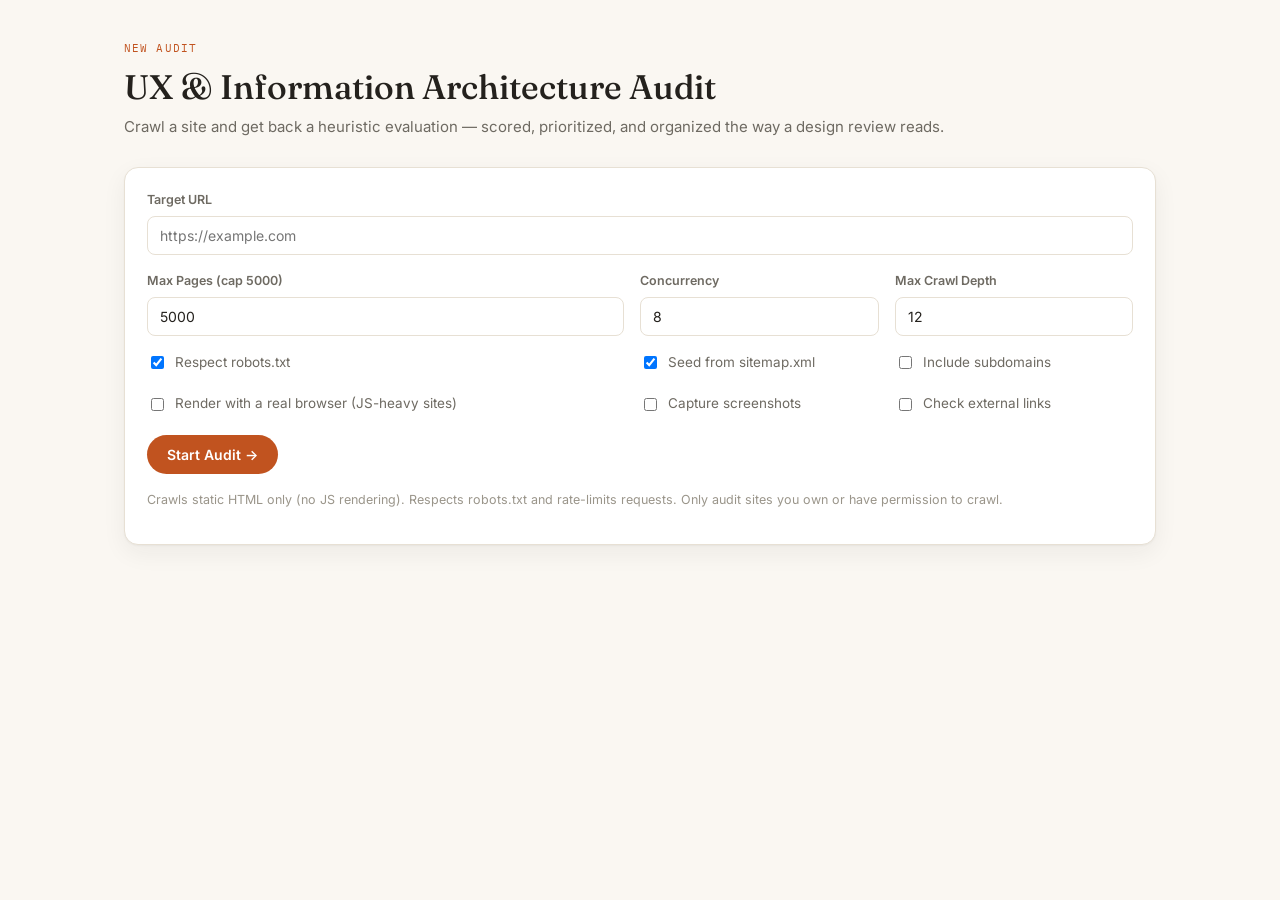
<file: templates/index.html>
<!doctype html>
<html lang="en">
<head>
<meta charset="utf-8">
<title>UX &amp; IA Audit Tool</title>
<meta name="viewport" content="width=device-width, initial-scale=1">
<link rel="preconnect" href="https://fonts.googleapis.com">
<link href="https://fonts.googleapis.com/css2?family=Fraunces:opsz,wght@9..144,400;9..144,500;9..144,600&family=Inter:wght@400;500;600;700&family=IBM+Plex+Mono:wght@400;500&display=swap" rel="stylesheet">
<link rel="stylesheet" href="/static/style.css">
</head>
<body>

<div class="masthead">
  <div class="kicker">New Audit</div>
  <h1>UX &amp; Information Architecture Audit</h1>
  <div class="sub">Crawl a site and get back a heuristic evaluation — scored, prioritized, and organized the way a design review reads.</div>
</div>

<div class="wrap">

  <div class="section">
    <div class="card">
      <form id="audit-form">
        <div class="field">
          <label class="field-label">Target URL</label>
          <input type="url" id="start_url" placeholder="https://example.com" required>
        </div>
        <div class="field-row">
          <div class="field">
            <label class="field-label">Max Pages (cap 5000)</label>
            <input type="number" id="max_pages" value="5000" min="1" max="5000">
          </div>
          <div class="field">
            <label class="field-label">Concurrency</label>
            <input type="number" id="concurrency" value="8" min="1" max="30">
          </div>
          <div class="field">
            <label class="field-label">Max Crawl Depth</label>
            <input type="number" id="max_depth" value="12" min="1" max="50">
          </div>
        </div>
        <div class="field-row" style="margin-bottom:20px;">
          <label class="checkline"><input type="checkbox" id="respect_robots" checked> Respect robots.txt</label>
          <label class="checkline"><input type="checkbox" id="use_sitemap" checked> Seed from sitemap.xml</label>
          <label class="checkline"><input type="checkbox" id="include_subdomains"> Include subdomains</label>
        </div>
        <div class="field-row" style="margin-bottom:20px;">
          <label class="checkline"><input type="checkbox" id="render_js"> Render with a real browser (JS-heavy sites)</label>
          <label class="checkline"><input type="checkbox" id="capture_screenshots"> Capture screenshots</label>
          <label class="checkline"><input type="checkbox" id="check_external_links"> Check external links</label>
        </div>
        <button class="btn" type="submit" id="start-btn">Start Audit →</button>
      </form>
      <p class="small-dim" style="margin-top:16px;">
        Crawls static HTML only (no JS rendering). Respects robots.txt and rate-limits requests.
        Only audit sites you own or have permission to crawl.
      </p>
    </div>
  </div>

  <div class="section" id="progress-section" style="display:none;">
    <div class="section-head"><h2>Crawl in progress</h2></div>
    <div class="card">
      <span class="badge-status" id="status-badge">QUEUED</span>
      <div class="progress-outer" style="margin-top:16px;">
        <div class="progress-inner" id="progress-bar" style="width:0%;"></div>
      </div>
      <div class="stat-row">
        <div class="stat"><div class="v" id="stat-crawled">0</div><div class="l">Pages Crawled</div></div>
        <div class="stat"><div class="v" id="stat-queued">0</div><div class="l">Queued</div></div>
        <div class="stat"><div class="v" id="stat-errors">0</div><div class="l">Errors</div></div>
        <div class="stat"><div class="v" id="stat-eta">—</div><div class="l">ETA</div></div>
      </div>
      <label class="field-label">Current URL</label>
      <div class="small-dim" id="current-url" style="font-family: var(--font-mono); margin-bottom: 14px;">—</div>
      <div class="log-box" id="log-box"></div>
      <div style="margin-top:18px;">
        <a class="btn" id="view-report-btn" style="display:none;" href="#">View Report →</a>
      </div>
    </div>
  </div>

</div>

<script>
const form = document.getElementById('audit-form');
const progressSection = document.getElementById('progress-section');
let pollTimer = null;

form.addEventListener('submit', async (e) => {
  e.preventDefault();
  document.getElementById('start-btn').disabled = true;
  const payload = {
    start_url: document.getElementById('start_url').value,
    max_pages: parseInt(document.getElementById('max_pages').value, 10),
    concurrency: parseInt(document.getElementById('concurrency').value, 10),
    max_depth: parseInt(document.getElementById('max_depth').value, 10),
    respect_robots: document.getElementById('respect_robots').checked,
    use_sitemap: document.getElementById('use_sitemap').checked,
    include_subdomains: document.getElementById('include_subdomains').checked,
    render_js: document.getElementById('render_js').checked,
    capture_screenshots: document.getElementById('capture_screenshots').checked,
    check_external_links: document.getElementById('check_external_links').checked,
  };
  const resp = await fetch('/api/audits', {
    method: 'POST',
    headers: {'Content-Type': 'application/json'},
    body: JSON.stringify(payload)
  });
  if (!resp.ok) {
    alert('Failed to start audit: ' + (await resp.text()));
    document.getElementById('start-btn').disabled = false;
    return;
  }
  const {audit_id} = await resp.json();
  progressSection.style.display = 'block';
  progressSection.scrollIntoView({behavior:'smooth'});
  pollStatus(audit_id);
});

function pollStatus(auditId) {
  pollTimer = setInterval(async () => {
    const resp = await fetch(`/api/audits/${auditId}/status`);
    if (!resp.ok) return;
    const s = await resp.json();
    document.getElementById('status-badge').textContent = s.status.toUpperCase();
    const pct = s.max_pages ? Math.min(100, Math.round(100 * s.pages_crawled / s.max_pages)) : 0;
    document.getElementById('progress-bar').style.width = pct + '%';
    document.getElementById('stat-crawled').textContent = s.pages_crawled;
    document.getElementById('stat-queued').textContent = s.pages_queued;
    document.getElementById('stat-errors').textContent = s.pages_errored;
    document.getElementById('stat-eta').textContent = s.eta_seconds != null ? Math.round(s.eta_seconds) + 's' : '—';
    document.getElementById('current-url').textContent = s.current_url || '—';
    document.getElementById('log-box').textContent = (s.log || []).slice(-40).join('\n');
    document.getElementById('log-box').scrollTop = document.getElementById('log-box').scrollHeight;

    if (s.status === 'done') {
      clearInterval(pollTimer);
      const btn = document.getElementById('view-report-btn');
      btn.href = `/api/audits/${auditId}/report`;
      btn.style.display = 'inline-block';
      window.location = `/api/audits/${auditId}/report`;
    } else if (s.status === 'error') {
      clearInterval(pollTimer);
      document.getElementById('status-badge').textContent = 'ERROR';
    }
  }, 1200);
}
</script>

</body>
</html>
</file>
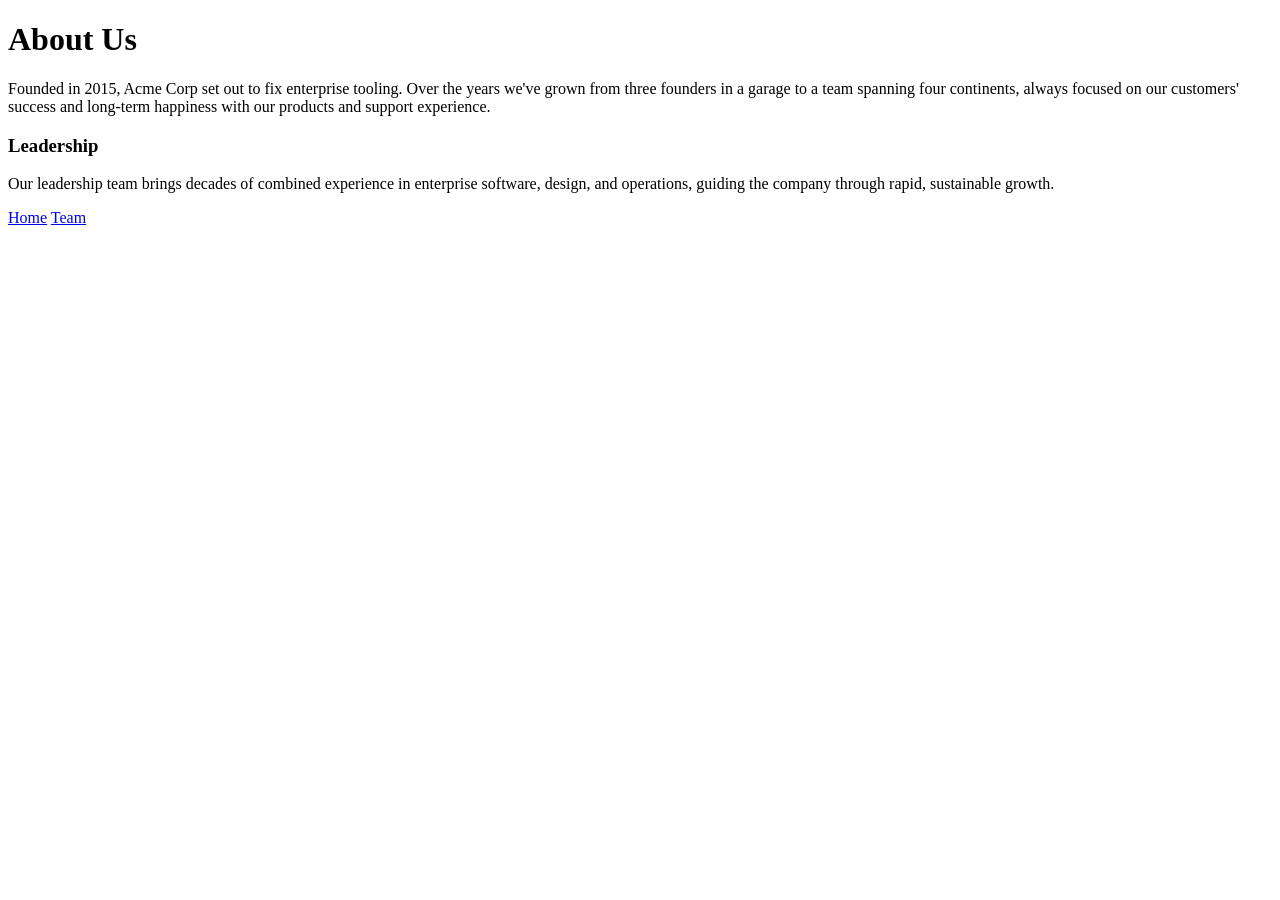
<file: sample_site/about/index.html>
<!doctype html><html lang="en"><head><title>About Acme Corp — Our Story</title>
<meta name="description" content="Learn about Acme Corp's mission, history, and the team building enterprise widgets."></head><body>
<h1>About Us</h1>
<p>Founded in 2015, Acme Corp set out to fix enterprise tooling. Over the years we've grown from three founders in a garage to a team spanning four continents, always focused on our customers' success and long-term happiness with our products and support experience.</p>
<h3>Leadership</h3>
<p>Our leadership team brings decades of combined experience in enterprise software, design, and operations, guiding the company through rapid, sustainable growth.</p>
<a href="/">Home</a> <a href="/about/team.html">Team</a>
</body></html>
</file>
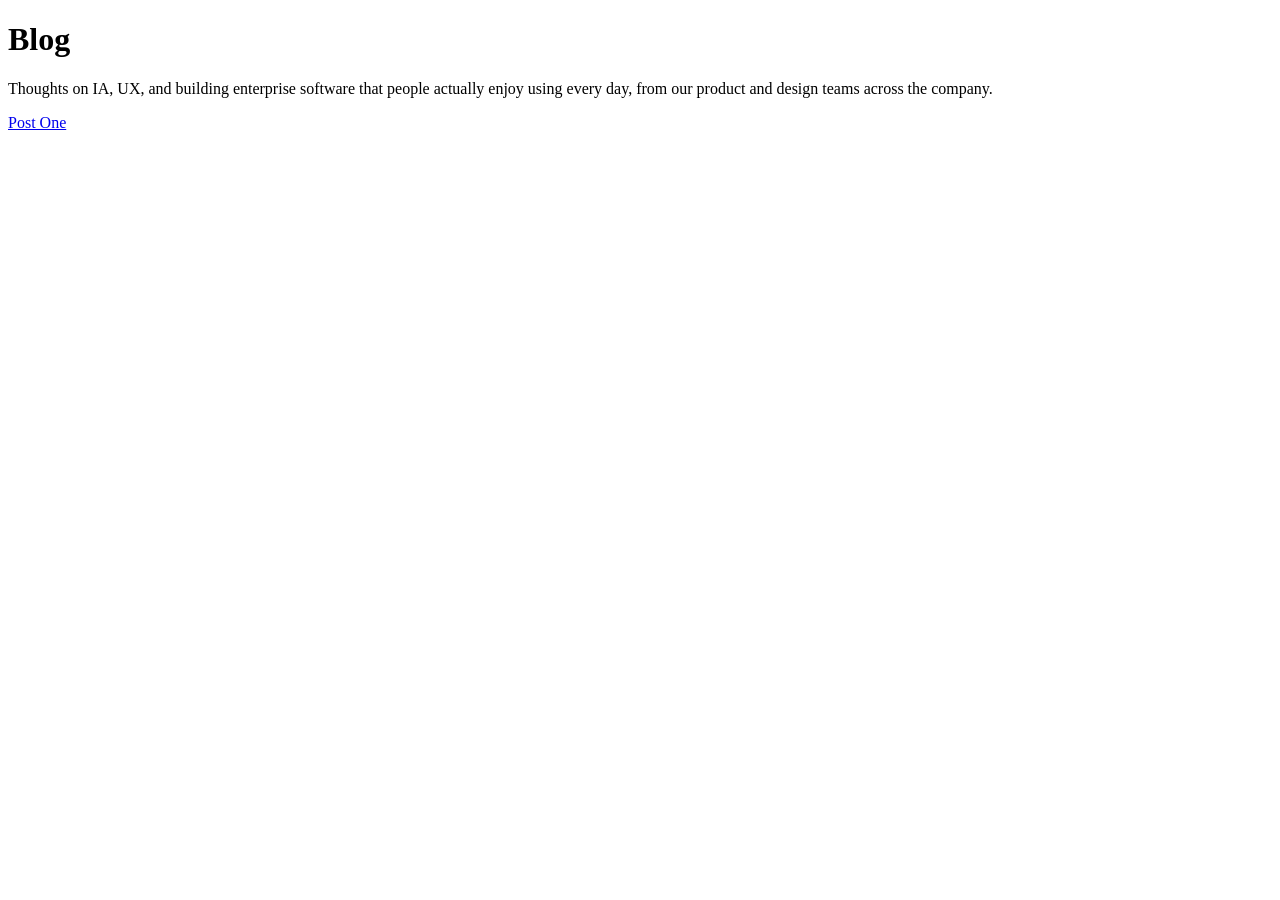
<file: sample_site/blog/index.html>
<!doctype html><html lang="en"><head><title>Blog</title></head><body>
<h1>Blog</h1>
<p>Thoughts on IA, UX, and building enterprise software that people actually enjoy using every day, from our product and design teams across the company.</p>
<a href="/blog/post-1.html">Post One</a>
</body></html>
</file>
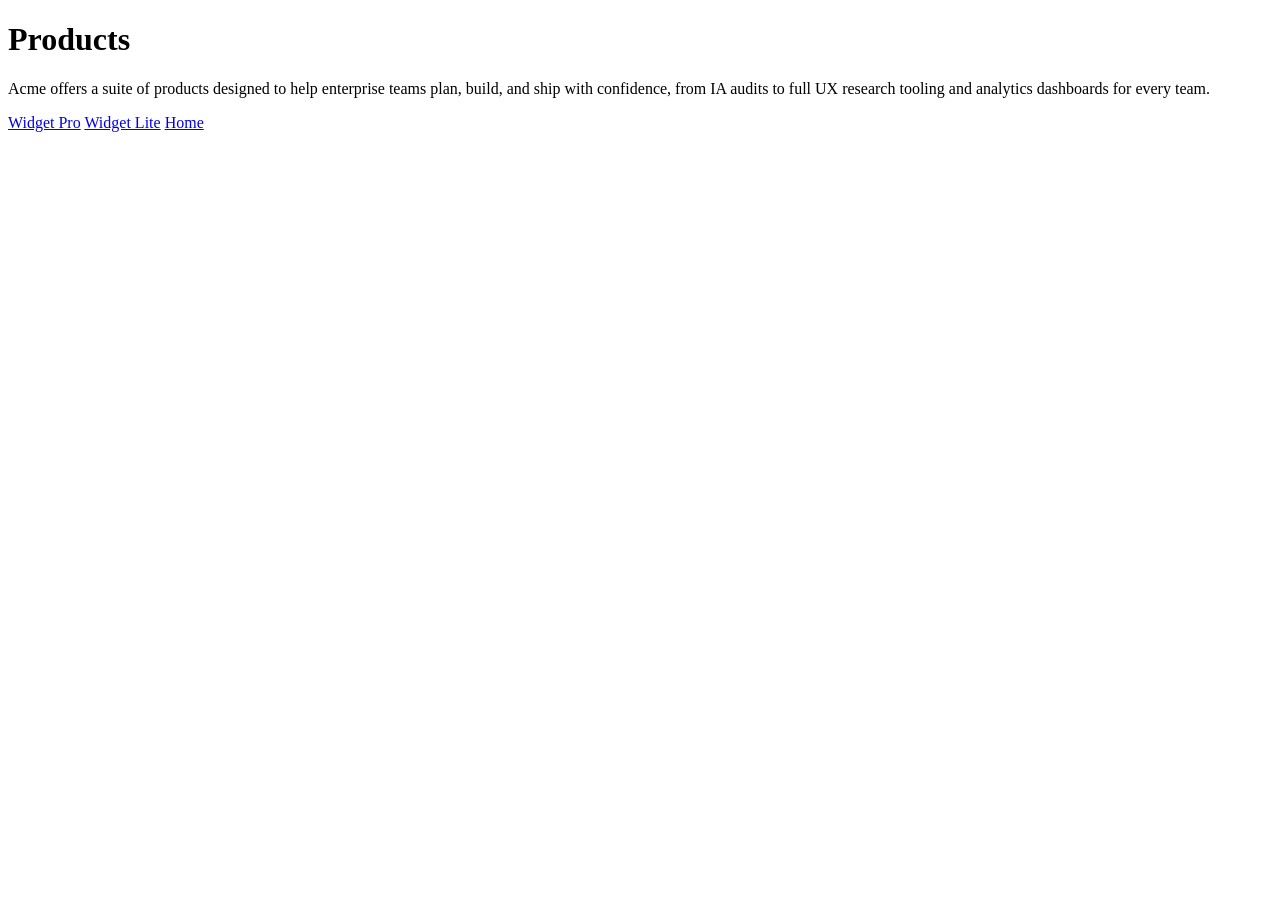
<file: sample_site/products/index.html>
<!doctype html><html lang="en"><head><title>Products — Acme Corp</title>
<meta name="description" content="Explore Acme Corp's product lineup built for modern enterprise teams."></head><body>
<h1>Products</h1>
<p>Acme offers a suite of products designed to help enterprise teams plan, build, and ship with confidence, from IA audits to full UX research tooling and analytics dashboards for every team.</p>
<a href="/products/widget-pro.html">Widget Pro</a>
<a href="/products/widget-lite.html">Widget Lite</a>
<a href="/">Home</a>
</body></html>
</file>
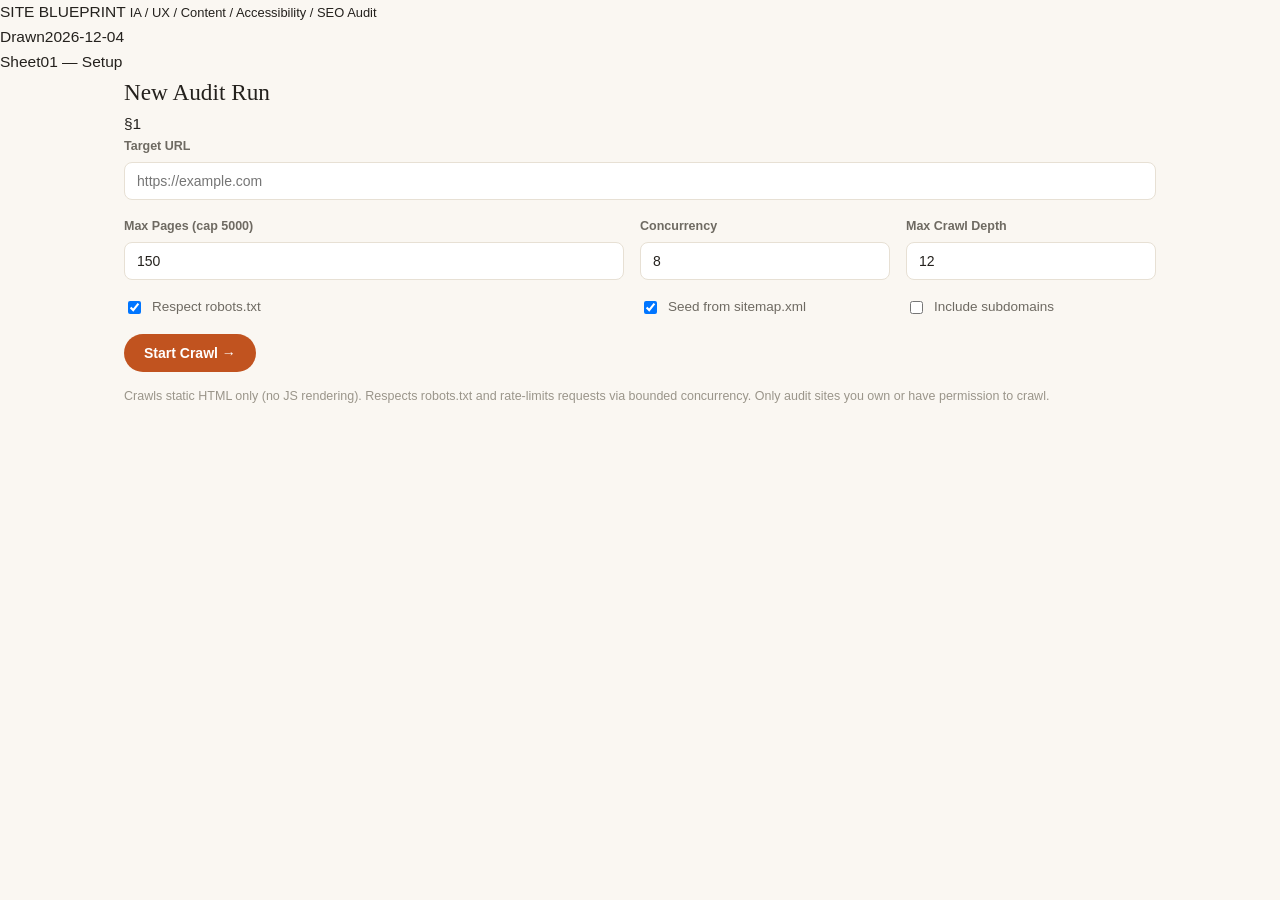
<file: webaudit_app/templates/index.html>
<!doctype html>
<html lang="en">
<head>
<meta charset="utf-8">
<title>Site Blueprint — Enterprise IA &amp; UX Audit</title>
<meta name="viewport" content="width=device-width, initial-scale=1">
<link rel="preconnect" href="https://fonts.googleapis.com">
<link href="https://fonts.googleapis.com/css2?family=Space+Grotesk:wght@500;600&family=IBM+Plex+Mono:wght@400;500&family=IBM+Plex+Sans:wght@400;500;600&display=swap" rel="stylesheet">
<link rel="stylesheet" href="/static/style.css">
</head>
<body>

<div class="titleblock">
  <div class="tb-project">
    SITE BLUEPRINT
    <small>IA / UX / Content / Accessibility / SEO Audit</small>
  </div>
  <div class="spacer"></div>
  <div class="tb-field"><label>Drawn</label><span class="val" id="tb-date"></span></div>
  <div class="tb-field"><label>Sheet</label><span class="val">01 — Setup</span></div>
</div>

<div class="wrap">

  <div class="sheet">
    <div class="sheet-head"><h2>New Audit Run</h2><span class="sheet-num">§1</span></div>
    <div class="sheet-body">
      <form id="audit-form">
        <div class="field">
          <label class="field-label">Target URL</label>
          <input type="url" id="start_url" placeholder="https://example.com" required>
        </div>
        <div class="field-row">
          <div class="field">
            <label class="field-label">Max Pages (cap 5000)</label>
            <input type="number" id="max_pages" value="150" min="1" max="5000">
          </div>
          <div class="field">
            <label class="field-label">Concurrency</label>
            <input type="number" id="concurrency" value="8" min="1" max="30">
          </div>
          <div class="field">
            <label class="field-label">Max Crawl Depth</label>
            <input type="number" id="max_depth" value="12" min="1" max="50">
          </div>
        </div>
        <div class="field-row" style="margin-bottom:16px;">
          <label class="checkline"><input type="checkbox" id="respect_robots" checked> Respect robots.txt</label>
          <label class="checkline"><input type="checkbox" id="use_sitemap" checked> Seed from sitemap.xml</label>
          <label class="checkline"><input type="checkbox" id="include_subdomains"> Include subdomains</label>
        </div>
        <button class="btn" type="submit" id="start-btn">Start Crawl →</button>
      </form>
      <p class="small-dim" style="margin-top:14px;">
        Crawls static HTML only (no JS rendering). Respects robots.txt and rate-limits requests via bounded concurrency.
        Only audit sites you own or have permission to crawl.
      </p>
    </div>
  </div>

  <div class="sheet" id="progress-sheet" style="display:none;">
    <div class="sheet-head"><h2>Crawl Progress</h2><span class="sheet-num" id="status-badge-num">§2</span></div>
    <div class="sheet-body">
      <span class="badge-status" id="status-badge">QUEUED</span>
      <div class="progress-outer" style="margin-top:14px;">
        <div class="progress-inner" id="progress-bar" style="width:0%;"></div>
      </div>
      <div class="stat-row">
        <div class="stat"><div class="v" id="stat-crawled">0</div><div class="l">Pages Crawled</div></div>
        <div class="stat"><div class="v" id="stat-queued">0</div><div class="l">Queued</div></div>
        <div class="stat"><div class="v" id="stat-errors">0</div><div class="l">Errors</div></div>
        <div class="stat"><div class="v" id="stat-eta">—</div><div class="l">ETA</div></div>
      </div>
      <div class="field-label" style="margin-bottom:6px;">Current URL</div>
      <div class="small-dim" id="current-url" style="font-family: var(--font-mono); margin-bottom: 14px;">—</div>
      <div class="log-box" id="log-box"></div>
      <div style="margin-top:16px;">
        <a class="btn" id="view-report-btn" style="display:none;" href="#">View Report →</a>
      </div>
    </div>
  </div>

</div>

<script>
document.getElementById('tb-date').textContent = new Date().toISOString().slice(0,10);

const form = document.getElementById('audit-form');
const progressSheet = document.getElementById('progress-sheet');
let pollTimer = null;

form.addEventListener('submit', async (e) => {
  e.preventDefault();
  document.getElementById('start-btn').disabled = true;
  const payload = {
    start_url: document.getElementById('start_url').value,
    max_pages: parseInt(document.getElementById('max_pages').value, 10),
    concurrency: parseInt(document.getElementById('concurrency').value, 10),
    max_depth: parseInt(document.getElementById('max_depth').value, 10),
    respect_robots: document.getElementById('respect_robots').checked,
    use_sitemap: document.getElementById('use_sitemap').checked,
    include_subdomains: document.getElementById('include_subdomains').checked,
  };
  const resp = await fetch('/api/audits', {
    method: 'POST',
    headers: {'Content-Type': 'application/json'},
    body: JSON.stringify(payload)
  });
  if (!resp.ok) {
    alert('Failed to start audit: ' + (await resp.text()));
    document.getElementById('start-btn').disabled = false;
    return;
  }
  const {audit_id} = await resp.json();
  progressSheet.style.display = 'block';
  progressSheet.scrollIntoView({behavior:'smooth'});
  pollStatus(audit_id);
});

function pollStatus(auditId) {
  pollTimer = setInterval(async () => {
    const resp = await fetch(`/api/audits/${auditId}/status`);
    if (!resp.ok) return;
    const s = await resp.json();
    document.getElementById('status-badge').textContent = s.status.toUpperCase();
    const pct = s.max_pages ? Math.min(100, Math.round(100 * s.pages_crawled / s.max_pages)) : 0;
    document.getElementById('progress-bar').style.width = pct + '%';
    document.getElementById('stat-crawled').textContent = s.pages_crawled;
    document.getElementById('stat-queued').textContent = s.pages_queued;
    document.getElementById('stat-errors').textContent = s.pages_errored;
    document.getElementById('stat-eta').textContent = s.eta_seconds != null ? Math.round(s.eta_seconds) + 's' : '—';
    document.getElementById('current-url').textContent = s.current_url || '—';
    document.getElementById('log-box').textContent = (s.log || []).slice(-40).join('\n');
    document.getElementById('log-box').scrollTop = document.getElementById('log-box').scrollHeight;

    if (s.status === 'done') {
      clearInterval(pollTimer);
      const btn = document.getElementById('view-report-btn');
      btn.href = `/api/audits/${auditId}/report`;
      btn.style.display = 'inline-block';
      btn.textContent = 'View Report →';
      window.location = `/api/audits/${auditId}/report`;
    } else if (s.status === 'error') {
      clearInterval(pollTimer);
      document.getElementById('status-badge').textContent = 'ERROR';
    }
  }, 1200);
}
</script>

</body>
</html>
</file>
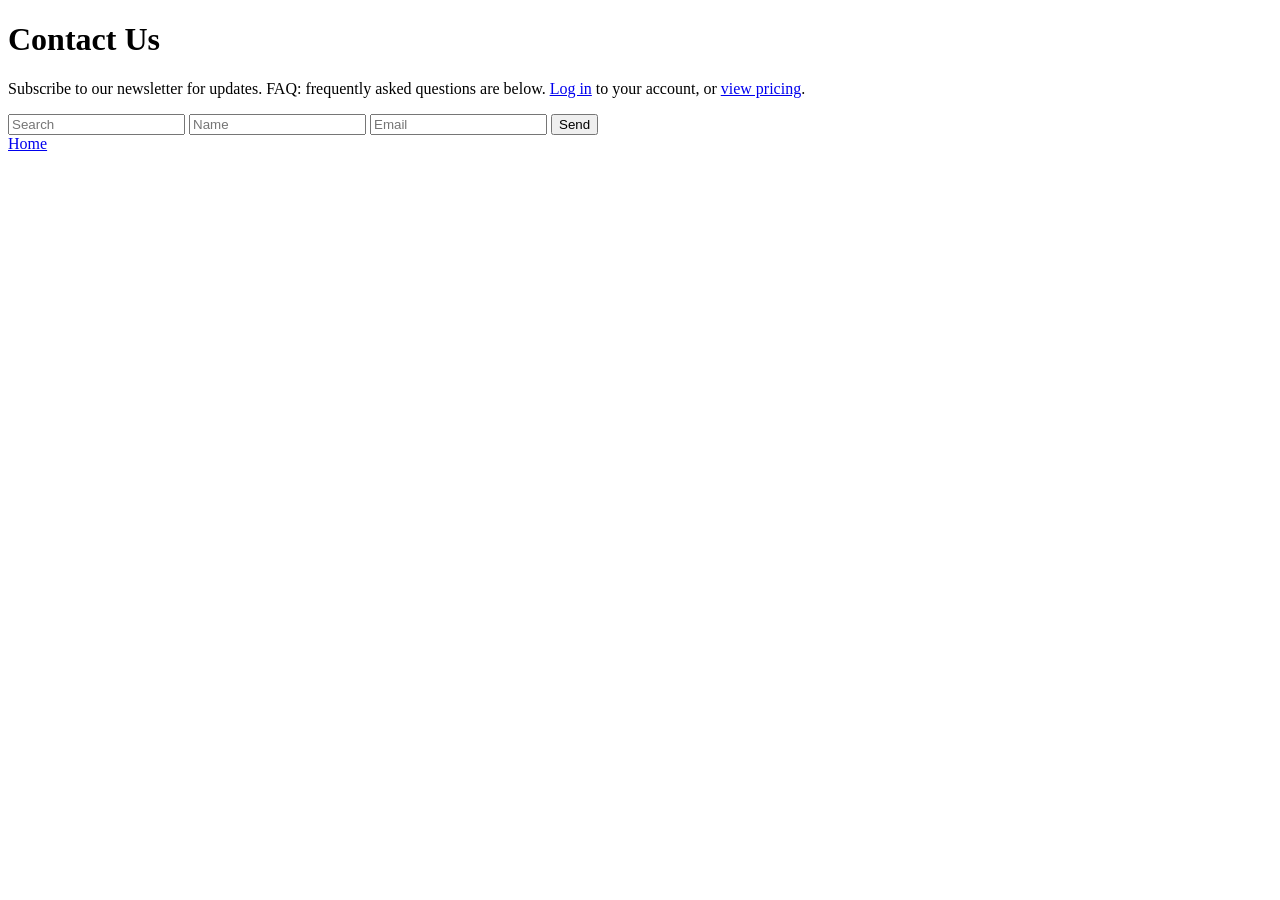
<file: sample_site/contact.html>
<!doctype html><html><head><title>Contact</title></head><body>
<h1>Contact Us</h1>
<p>Subscribe to our newsletter for updates. FAQ: frequently asked questions are below. <a href="/login.html">Log in</a> to your account, or <a href="/pricing.html">view pricing</a>.</p>
<form>
<input type="search" name="q" placeholder="Search">
<input type="text" placeholder="Name">
<input type="email" placeholder="Email">
<input type="submit" value="Send">
</form>
<a href="/">Home</a>
</body></html>
</file>
<file: static/style.css>
/* ===========================================================
   Design tokens — "Studio": a heuristic-evaluation deliverable,
   not an engineering dashboard. Warm paper, editorial serif
   headings, one confident accent color, generous whitespace.
   =========================================================== */
:root{
  --paper:      #FAF7F2;
  --surface:    #FFFFFF;
  --surface-2:  #F3EEE6;
  --line:       #E7E0D4;
  --ink:        #24211D;
  --ink-dim:    #6E6A62;
  --ink-faint:  #9A958A;

  --accent:     #C1531F;   /* clay / terracotta */
  --accent-ink: #FFFFFF;
  --sage:       #4F7A5C;   /* strong / clean */
  --amber:      #B8862B;   /* needs improvement */
  --coral:      #B23A34;   /* critical */

  --radius:     14px;
  --radius-sm:  8px;
  --shadow:     0 1px 2px rgba(36,33,29,0.04), 0 8px 24px rgba(36,33,29,0.06);

  --font-display: "Fraunces", "Iowan Old Style", Georgia, serif;
  --font-body:    "Inter", -apple-system, sans-serif;
  --font-mono:    "IBM Plex Mono", monospace;
}

*{ box-sizing: border-box; }
html{ scroll-behavior: smooth; }

body{
  margin:0;
  background: var(--paper);
  color: var(--ink);
  font-family: var(--font-body);
  font-size: 15.5px;
  line-height: 1.6;
  min-height: 100vh;
}

a{ color: var(--accent); text-decoration: none; }
a:hover{ text-decoration: underline; }
::selection{ background: var(--accent); color: #fff; }

h1, h2, h3{ font-family: var(--font-display); font-weight: 500; margin: 0; }

/* ---- masthead ---- */
.masthead{
  padding: 40px 24px 28px;
  max-width: 1080px; margin: 0 auto;
}
.masthead .kicker{
  font-family: var(--font-mono); font-size: 11px; letter-spacing: .1em; text-transform: uppercase;
  color: var(--accent); margin-bottom: 10px;
}
.masthead h1{ font-size: 34px; line-height: 1.15; color: var(--ink); }
.masthead .sub{ color: var(--ink-dim); margin-top: 8px; font-size: 15px; }
.masthead .meta-row{
  display:flex; gap: 20px; margin-top: 20px; flex-wrap: wrap;
  font-family: var(--font-mono); font-size: 12px; color: var(--ink-faint);
}
.masthead .meta-row b{ color: var(--ink-dim); font-weight: 600; }
.masthead .export-links{ margin-top: 14px; font-size: 13px; }
.masthead .export-links a{ margin-right: 14px; }

.wrap{ max-width: 1080px; margin: 0 auto; padding: 0 24px 72px; }

/* ---- section ---- */
.section{ margin-bottom: 36px; }
.section-head{ margin-bottom: 16px; }
.section-head h2{ font-size: 22px; }
.section-head .desc{ color: var(--ink-dim); font-size: 14.5px; margin-top: 5px; max-width: 640px; }

.card{
  background: var(--surface);
  border: 1px solid var(--line);
  border-radius: var(--radius);
  box-shadow: var(--shadow);
  padding: 22px;
}
.card + .card{ margin-top: 14px; }

/* ---- plain summary ---- */
.summary-card{ background: var(--surface); border-radius: var(--radius); border:1px solid var(--line); box-shadow: var(--shadow); padding: 26px 28px;}
.summary-card ul{ margin: 10px 0 0; padding-left: 20px; }
.summary-card li{ margin-bottom: 8px; }
.summary-card strong{ color: var(--ink); }

/* ---- score cards ---- */
.score-grid{ display:grid; grid-template-columns: repeat(5, 1fr); gap: 14px; }
.score-card{
  background: var(--surface); border: 1px solid var(--line); border-radius: var(--radius);
  box-shadow: var(--shadow); padding: 20px 16px; text-align:center;
}
.score-card .num{ font-family: var(--font-display); font-size: 38px; line-height:1; }
.score-card .label{ font-size: 12.5px; font-weight: 600; margin-top: 8px; }
.score-card .plain{ font-size: 12px; color: var(--ink-dim); margin-top: 6px; line-height: 1.4; }
.score-card.band-Strong .num{ color: var(--sage); }
.score-card.band-Adequate .num{ color: var(--accent); }
.score-card.band-Needs-Improvement .num{ color: var(--amber); }
.score-card.band-Critical .num{ color: var(--coral); }

/* ---- heuristic cards ---- */
.heuristic-grid{ display:grid; grid-template-columns: 1fr 1fr; gap: 14px; }
.heuristic-card{
  background: var(--surface); border: 1px solid var(--line); border-radius: var(--radius);
  box-shadow: var(--shadow); padding: 18px 20px;
}
.heuristic-card.not-assessed{ background: var(--surface-2); box-shadow:none; }
.heuristic-card .htop{ display:flex; justify-content:space-between; align-items:flex-start; gap:10px;}
.heuristic-card h3{ font-size: 16px; }
.heuristic-card .blurb{ color: var(--ink-dim); font-size: 13px; margin-top: 4px; }
.sev-badge{
  font-family: var(--font-mono); font-size: 10.5px; text-transform: uppercase; letter-spacing:.04em;
  padding: 3px 10px; border-radius: 20px; white-space: nowrap;
}
.sev-badge.sev-0{ background: rgba(79,122,92,0.12); color: var(--sage); }
.sev-badge.sev-1{ background: rgba(184,134,43,0.12); color: var(--amber); }
.sev-badge.sev-2{ background: rgba(184,134,43,0.18); color: var(--amber); }
.sev-badge.sev-3{ background: rgba(178,58,52,0.14); color: var(--coral); }
.sev-badge.sev-4{ background: var(--coral); color: #fff; }
.sev-badge.na{ background: transparent; color: var(--ink-faint); border: 1px dashed var(--ink-faint); }
.heuristic-card .findings{ margin: 12px 0 0; padding-left: 18px; font-size: 13.5px; }
.heuristic-card .findings li{ margin-bottom: 6px; }
.heuristic-card .why-not{ font-size: 12.5px; color: var(--ink-faint); margin-top: 10px; font-style: italic; }

/* ---- tables ---- */
table{ width:100%; border-collapse: collapse; font-size: 13.5px; }
th, td{ text-align:left; padding: 9px 12px; border-bottom: 1px solid var(--line); }
th{
  font-size: 11px; text-transform: uppercase; letter-spacing: .05em; color: var(--ink-faint);
  cursor: pointer; user-select: none; position: sticky; top:0; background: var(--surface);
}
th:hover{ color: var(--accent); }
tr:hover td{ background: var(--surface-2); }
td.url-cell{ font-family: var(--font-mono); font-size: 12px; color: var(--ink-dim); }
.table-scroll{ max-height: 420px; overflow-y: auto; border:1px solid var(--line); border-radius: var(--radius-sm); }

.tag{ display:inline-block; font-family: var(--font-mono); font-size: 10.5px; padding: 1px 7px; border-radius: 20px; }
.tag.ok{ background: rgba(79,122,92,0.12); color: var(--sage); }
.tag.warn{ background: rgba(184,134,43,0.12); color: var(--amber); }
.tag.bad{ background: rgba(178,58,52,0.12); color: var(--coral); }
.tag.muted{ background: var(--surface-2); color: var(--ink-faint); }

/* ---- action plan ---- */
.action-item{ display:flex; gap:12px; padding: 12px 0; border-bottom: 1px solid var(--line); align-items:flex-start;}
.action-item:last-child{ border-bottom:none; }
.pill{ font-family: var(--font-mono); font-size: 10px; text-transform:uppercase; padding: 3px 9px; border-radius: 20px; white-space: nowrap; margin-top: 2px;}
.pill.high{ background: rgba(178,58,52,0.14); color: var(--coral); }
.pill.medium{ background: rgba(184,134,43,0.14); color: var(--amber); }
.pill.low{ background: rgba(79,122,92,0.12); color: var(--sage); }
.action-area{ font-family: var(--font-mono); font-size: 11px; color: var(--ink-faint); min-width: 90px; padding-top:3px;}

/* ---- charts ---- */
.chart-grid{ display:grid; grid-template-columns: 1fr 1fr; gap: 16px; }
.chart-box{ background: var(--surface); border: 1px solid var(--line); border-radius: var(--radius); padding: 18px; box-shadow: var(--shadow);}
.chart-box h3{ font-size: 13px; font-family: var(--font-body); font-weight:600; color: var(--ink-dim); margin: 0 0 12px;}

/* ---- tree ---- */
.tree{ font-family: var(--font-mono); font-size: 12.5px; }
.tree ul{ list-style:none; margin:0; padding-left: 18px; border-left: 1px dashed var(--line); }
.tree > ul{ padding-left: 0; border-left:none; }
.tree li{ position:relative; padding: 3px 0 3px 14px; }
.tree li::before{ content:""; position:absolute; left:0; top: 13px; width: 10px; height: 1px; background: var(--line); }
.tree .node-count{ color: var(--ink-faint); font-size: 11px; }

/* ---- buttons / forms ---- */
.btn{
  font-family: var(--font-body); font-size: 14px; font-weight: 600;
  background: var(--accent); color: #fff; border: none;
  padding: 11px 20px; border-radius: 999px; cursor:pointer; transition: opacity .15s ease;
  display:inline-block;
}
.btn:hover{ opacity: .88; text-decoration:none; }
.btn.secondary{ background: transparent; color: var(--ink); border: 1px solid var(--line); }
.btn:disabled{ opacity:.4; cursor:not-allowed; }

input[type=text], input[type=number], input[type=url]{
  background: var(--surface); border: 1px solid var(--line); color: var(--ink);
  font-family: var(--font-body); font-size: 14px; padding: 10px 12px; border-radius: var(--radius-sm);
  width: 100%;
}
input:focus, select:focus{ outline: 2px solid var(--accent); outline-offset: 1px; }
label.field-label{ font-size: 12.5px; font-weight: 600; color: var(--ink-dim); display:block; margin-bottom:6px;}
.field{ margin-bottom: 16px; }
.field-row{ display:grid; grid-template-columns: 2fr 1fr 1fr; gap: 16px; }
.checkline{ display:flex; align-items:center; gap:8px; font-size: 13.5px; color: var(--ink-dim); }

/* ---- progress dashboard ---- */
.progress-outer{ height: 8px; background: var(--surface-2); border-radius: 4px; overflow:hidden;}
.progress-inner{ height:100%; background: var(--accent); transition: width .3s ease; }
.stat-row{ display:grid; grid-template-columns: repeat(4,1fr); gap: 14px; margin: 16px 0; }
.stat{ text-align:center; border:1px solid var(--line); border-radius: var(--radius); padding: 14px; background: var(--surface);}
.stat .v{ font-family: var(--font-display); font-size: 24px; }
.stat .l{ font-size: 11px; color: var(--ink-faint); text-transform: uppercase; letter-spacing: .05em; margin-top:2px;}
.log-box{
  font-family: var(--font-mono); font-size: 11.5px; color: var(--ink-dim);
  background: var(--surface-2); border: 1px solid var(--line); border-radius: var(--radius-sm);
  height: 160px; overflow-y: auto; padding: 10px; white-space: pre-wrap;
}

.badge-status{ display:inline-block; font-family: var(--font-mono); font-size: 11px; padding: 6px 14px; background: var(--accent); color:#fff; border-radius: 999px; }

.ai-note{ font-size: 15px; white-space: pre-line; line-height: 1.7; color: var(--ink); }
.small-dim{ color: var(--ink-faint); font-size: 12.5px; }

@media print {
  .no-print{ display:none !important; }
}

@media (max-width: 900px){
  .score-grid{ grid-template-columns: repeat(2,1fr); }
  .chart-grid, .heuristic-grid{ grid-template-columns: 1fr; }
  .field-row{ grid-template-columns: 1fr; }
  .stat-row{ grid-template-columns: repeat(2,1fr); }
}
</file>
